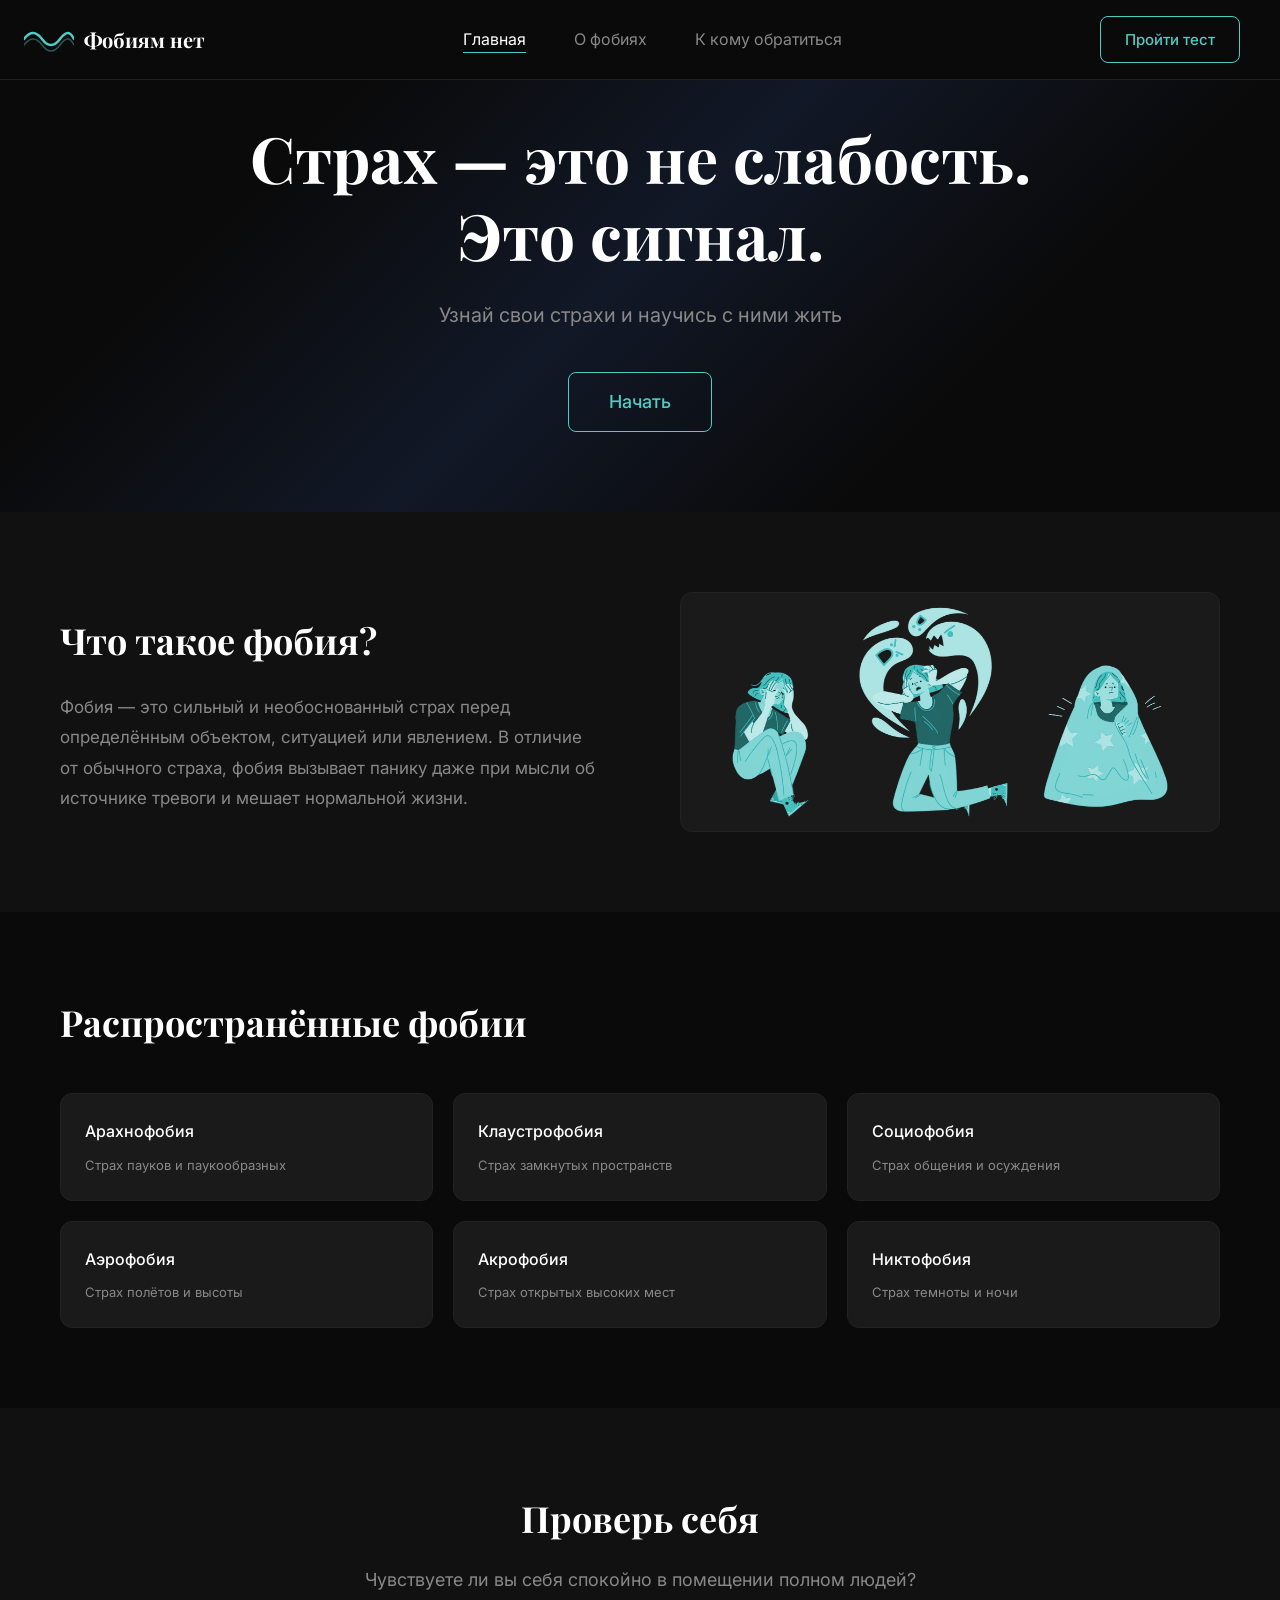
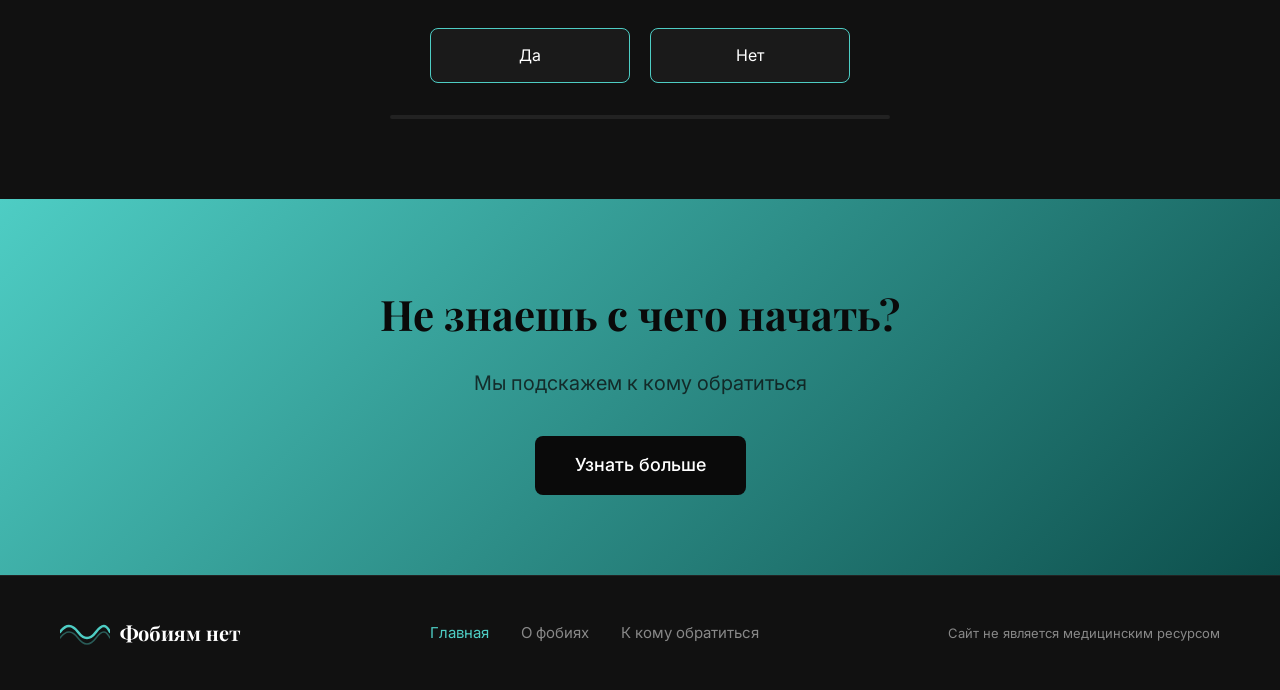
<file: index.html>
<!DOCTYPE html>
<html lang="ru">
<head>
    <meta charset="UTF-8">
    <meta name="viewport" content="width=device-width, initial-scale=1.0">

    <!-- SEO -->
    <meta name="description" content="Сайт о фобиях — узнайте о распространённых страхах, пройдите тест и узнайте к какому специалисту обратиться">
    <meta name="keywords" content="фобии, страхи, психология, тест на фобии, психолог">
    <title>Фобиям нет — Главная</title>

    <!-- Open Graph для соцсетей-->
    <meta property="og:title" content="Фобиям нет — узнай свои страхи">
    <meta property="og:description" content="Информация о распространённых фобиях, мини-тест на самодиагностику и советы к кому обратиться за помощью">
    <meta property="og:image" content="images/logo.png">
    
    <link rel="stylesheet" href="css/style.css">
</head>
<body>

    <!-- Header -->
    <header class="header">
        <div class="header__inner">

            <!-- Логотип -->
            <a href="index.html" class="logo" title="Фобиям нет — на главную">
                <svg class="logo__wave" viewBox="0 0 50 25" fill="none" xmlns="http://www.w3.org/2000/svg" aria-hidden="true">
                    <path d="M 0 12 C 6 4, 12 4, 18 12 C 24 20, 30 20, 36 12 C 42 4, 46 4, 50 12" stroke="#4ECDC4" stroke-width="2.5" stroke-linecap="round" fill="none"/>
                    <path d="M 0 12 C 6 4, 12 4, 18 12 C 24 20, 30 20, 36 12 C 42 4, 46 4, 50 12" stroke="#4ECDC4" stroke-width="1.5" stroke-linecap="round" fill="none" opacity="0.4" transform="translate(0, 6)"/>
                </svg>
                <span class="logo__text">Фобиям нет</span>
            </a>

            <!-- Навигация -->
            <nav class="nav" id="nav">
                <ul class="nav__list">
                    <li><a href="index.html" class="nav__link nav__link--active" title="Главная страница">Главная</a></li>
                    <li><a href="about.html" class="nav__link" title="О фобиях">О фобиях</a></li>
                    <li><a href="about.html#contact" class="nav__link" title="К кому обратиться">К кому обратиться</a></li>
                </ul>
            </nav>

            <!-- Кнопка -->
            <a href="#test" class="btn header__btn" title="Пройти тест на фобии">Пройти тест</a>

            <!-- Гамбургер меню -->
            <button class="hamburger" id="hamburger" aria-expanded="false">
                <span class="hamburger__line"></span>
                <span class="hamburger__line"></span>
                <span class="hamburger__line"></span>
            </button>

        </div>
    </header>

    <!-- Hero -->
    <section class="hero">
        <div class="hero__inner">
            <h1 class="hero__title">Страх — это не слабость. Это сигнал.</h1>
            <p class="hero__subtitle">Узнай свои страхи и научись с ними жить</p>
            <a href="#test" class="hero__btn" title="Начать тест">Начать</a>
        </div>
    </section>

    <!-- Что такое фобия -->
    <section class="section section--light">
        <div class="about-phobia__inner">

            <!-- Текст -->
            <div class="about-phobia__text-block">
                <h2 class="about-phobia__title">Что такое фобия?</h2>
                <p class="about-phobia__text">
                    Фобия — это сильный и необоснованный страх перед определённым объектом,
                    ситуацией или явлением. В отличие от обычного страха, фобия вызывает
                    панику даже при мысли об источнике тревоги и мешает нормальной жизни.
                </p>
            </div>

            <!-- Иллюстрация -->
            <div class="about-phobia__image">
                <img src="images/illustration.png" alt="Иллюстрация — человек с волнами тревоги">
            </div>

        </div>
    </section>

    <!-- Каталог  -->
    <section class="section section--dark" id="phobias">
        <div class="section__inner">
            <h2 class="section__title">Распространённые фобии</h2>

            <!-- Карточки -->
            <div class="cards__grid">

                <article class="card">
                    <div class="card__overlay">
                        <img src="images/spider.png" alt="Паук — символ арахнофобии">
                    </div>
                    <h3 class="card__name">Арахнофобия</h3>
                    <p class="card__desc">Страх пауков и паукообразных</p>
                </article>

                <article class="card">
                    <div class="card__overlay">
                        <img src="images/box.png" alt="Коробка — символ клаустрофобии">
                    </div>
                    <h3 class="card__name">Клаустрофобия</h3>
                    <p class="card__desc">Страх замкнутых пространств</p>
                </article>

                <article class="card">
                    <div class="card__overlay">
                        <img src="images/people.png" alt="Люди — символ социофобии">
                    </div>
                    <h3 class="card__name">Социофобия</h3>
                    <p class="card__desc">Страх общения и осуждения</p>
                </article>

                <article class="card">
                    <div class="card__overlay">
                        <img src="images/airplane.png" alt="Самолёт — символ аэрофобии">
                    </div>
                    <h3 class="card__name">Аэрофобия</h3>
                    <p class="card__desc">Страх полётов и высоты</p>
                </article>

                <article class="card">
                    <div class="card__overlay">
                        <img src="images/mountain.png" alt="Гора — символ акрофобии">
                    </div>
                    <h3 class="card__name">Акрофобия</h3>
                    <p class="card__desc">Страх открытых высоких мест</p>
                </article>

                <article class="card">
                    <div class="card__overlay">
                        <img src="images/moon.png" alt="Луна — символ никтофобии">
                    </div>
                    <h3 class="card__name">Никтофобия</h3>
                    <p class="card__desc">Страх темноты и ночи</p>
                </article>

            </div>
        </div>
    </section>

    <!-- Мини-тест -->
    <section class="test" id="test">
        <div class="test__inner">
            <h2 class="test__title">Проверь себя</h2>
            <p class="test__question" id="test-question">Чувствуете ли вы себя спокойно в помещении полном людей?</p>

            <div class="test__buttons" id="test-buttons">
                <button class="test__btn" id="btn-yes" title="Ответить Да">Да</button>
                <button class="test__btn" id="btn-no" title="Ответить Нет">Нет</button>
            </div>

            <!-- Прогресс бар -->
            <div class="test__progress">
                <div class="test__progress-fill" id="progress-fill"></div>
            </div>

            <!-- Результат -->
            <div class="test__result" id="test-result"></div>
        </div>
    </section>

    <!-- CTA блок -->
    <section class="cta">
        <h2 class="cta__title">Не знаешь с чего начать?</h2>
        <p class="cta__subtitle">Мы подскажем к кому обратиться</p>
        <a href="about.html#contact" class="cta__btn" title="Узнать больше о специалистах">Узнать больше</a>
    </section>

    <!-- Footer -->
    <footer class="footer">
        <div class="footer__inner">

            <!-- Логотип -->
            <a href="index.html" class="logo" title="Фобиям нет — на главную">
                <svg class="logo__wave" viewBox="0 0 50 25" fill="none" xmlns="http://www.w3.org/2000/svg" aria-hidden="true">
                    <path d="M 0 12 C 6 4, 12 4, 18 12 C 24 20, 30 20, 36 12 C 42 4, 46 4, 50 12" stroke="#4ECDC4" stroke-width="2.5" stroke-linecap="round" fill="none"/>
                    <path d="M 0 12 C 6 4, 12 4, 18 12 C 24 20, 30 20, 36 12 C 42 4, 46 4, 50 12" stroke="#4ECDC4" stroke-width="1.5" stroke-linecap="round" fill="none" opacity="0.4" transform="translate(0, 6)"/>
                </svg>
                <span class="logo__text">Фобиям нет</span>
            </a>

            <!-- Навигация -->
            <nav class="footer__nav">
                <a href="index.html" class="footer__link footer__link--active" title="Главная">Главная</a>
                <a href="about.html" class="footer__link" title="О фобиях">О фобиях</a>
                <a href="about.html#contact" class="footer__link" title="К кому обратиться">К кому обратиться</a>
            </nav>

            <!-- Дисклеймер -->
            <p class="footer__disclaimer">Сайт не является медицинским ресурсом</p>

        </div>
    </footer>

    <script src="js/script.js"></script>
</body>
</html>
</file>
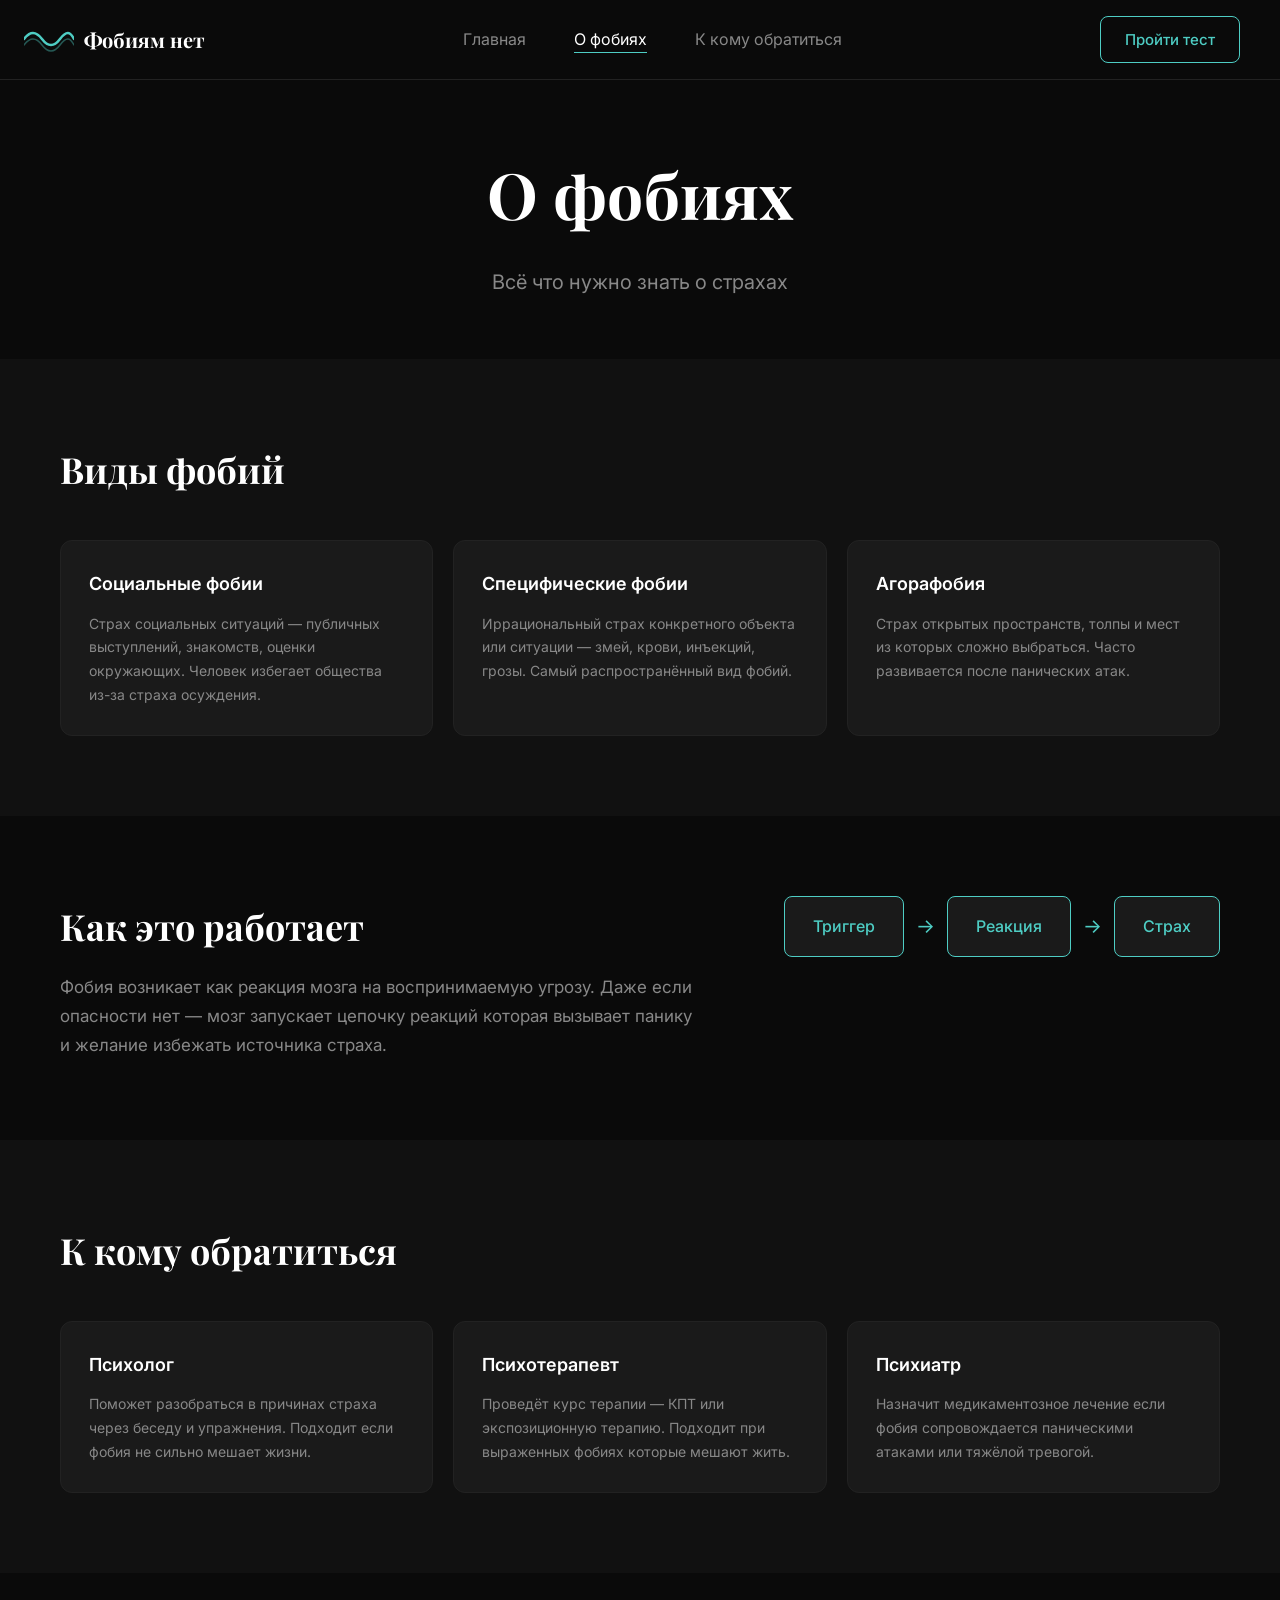
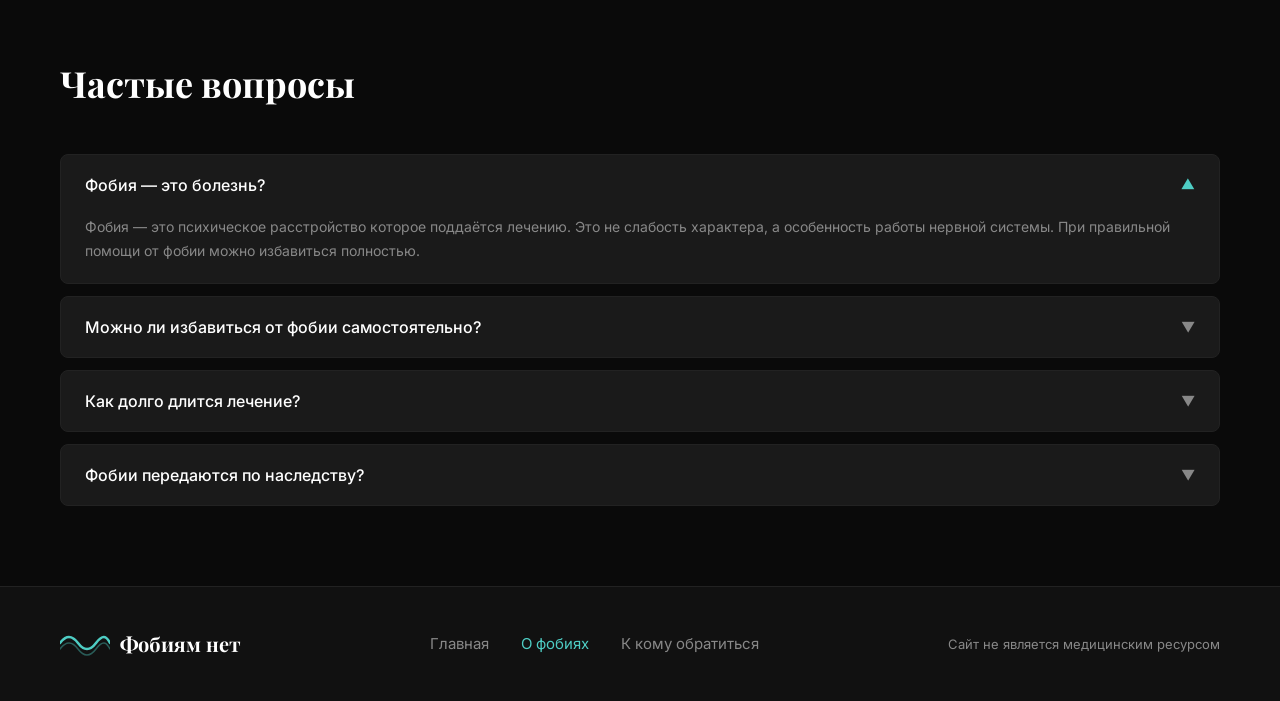
<file: about.html>
<!DOCTYPE html>
<html lang="ru">
<head>
    <meta charset="UTF-8">
    <meta name="viewport" content="width=device-width, initial-scale=1.0">

    <!-- SEO -->
    <meta name="description" content="Сайт о фобиях — узнайте о распространённых страхах, пройдите тест и узнайте к какому специалисту обратиться">
    <meta name="keywords" content="фобии, страхи, психология, тест на фобии, психолог">
    <title>Фобиям нет — О фобиях</title>

    <!-- Open Graph для соцсетей -->
    <meta property="og:title" content="О фобиях — Фобиям нет">
    <meta property="og:description" content="Информация о распространённых фобиях, мини-тест на самодиагностику и советы к кому обратиться за помощью">
    <meta property="og:image" content="images/logo.png">

    <link rel="stylesheet" href="css/style.css">
</head>
<body>

    <!-- Header -->
    <header class="header">
        <div class="header__inner">

            <!-- Логотип -->
            <a href="index.html" class="logo" title="Фобиям нет — на главную">
                <svg class="logo__wave" viewBox="0 0 50 25" fill="none" xmlns="http://www.w3.org/2000/svg" aria-hidden="true">
                    <path d="M 0 12 C 6 4, 12 4, 18 12 C 24 20, 30 20, 36 12 C 42 4, 46 4, 50 12" stroke="#4ECDC4" stroke-width="2.5" stroke-linecap="round" fill="none"/>
                    <path d="M 0 12 C 6 4, 12 4, 18 12 C 24 20, 30 20, 36 12 C 42 4, 46 4, 50 12" stroke="#4ECDC4" stroke-width="1.5" stroke-linecap="round" fill="none" opacity="0.4" transform="translate(0, 6)"/>
                </svg>
                <span class="logo__text">Фобиям нет</span>
            </a>

            <!-- Навигация -->
            <nav class="nav" id="nav">
                <ul class="nav__list">
                    <li><a href="index.html" class="nav__link" title="Главная страница">Главная</a></li>
                    <li><a href="about.html" class="nav__link nav__link--active" title="О фобиях">О фобиях</a></li>
                    <li><a href="about.html#contact" class="nav__link" title="К кому обратиться">К кому обратиться</a></li>
                </ul>
            </nav>

            <!-- Кнопка -->
            <a href="index.html#test" class="btn header__btn" title="Пройти тест на фобии">Пройти тест</a>

            <!-- Гамбургер -->
            <button class="hamburger" id="hamburger" aria-expanded="false">
                <span class="hamburger__line"></span>
                <span class="hamburger__line"></span>
                <span class="hamburger__line"></span>
            </button>

        </div>
    </header>

    <!-- Заголовок страницы -->
    <section class="page-hero">
        <h1 class="page-hero__title">О фобиях</h1>
        <p class="page-hero__subtitle">Всё что нужно знать о страхах</p>
    </section>

    <!-- Виды фобий -->
    <section class="section section--light" id="types">
        <div class="section__inner">
            <h2 class="section__title">Виды фобий</h2>

            <!-- Карточки -->
            <div class="types__grid">

                <article class="type-card">
                    <h3 class="type-card__title">Социальные фобии</h3>
                    <p class="type-card__desc">
                        Страх социальных ситуаций — публичных выступлений, знакомств,
                        оценки окружающих. Человек избегает общества из-за страха осуждения.
                    </p>
                </article>

                <article class="type-card">
                    <h3 class="type-card__title">Специфические фобии</h3>
                    <p class="type-card__desc">
                        Иррациональный страх конкретного объекта или ситуации — змей,
                        крови, инъекций, грозы. Самый распространённый вид фобий.
                    </p>
                </article>

                <article class="type-card">
                    <h3 class="type-card__title">Агорафобия</h3>
                    <p class="type-card__desc">
                        Страх открытых пространств, толпы и мест из которых сложно
                        выбраться. Часто развивается после панических атак.
                    </p>
                </article>

            </div>
        </div>
    </section>

    <!-- Как это работает -->
    <section class="section section--dark" id="how">
        <div class="how__inner">

            <!-- Текст -->
            <div class="how__text-block">
                <h2 class="how__title">Как это работает</h2>
                <p class="how__desc">
                    Фобия возникает как реакция мозга на воспринимаемую угрозу.
                    Даже если опасности нет — мозг запускает цепочку реакций
                    которая вызывает панику и желание избежать источника страха.
                </p>
            </div>

            <!-- Схема -->
            <div class="how__scheme">
                <div class="how__step">Триггер</div>
                <span class="how__arrow">→</span>
                <div class="how__step">Реакция</div>
                <span class="how__arrow">→</span>
                <div class="how__step">Страх</div>
            </div>

        </div>
    </section>

    <!-- К кому обратиться -->
    <section class="section section--light" id="contact">
        <div class="section__inner">
            <h2 class="section__title">К кому обратиться</h2>

            <!-- Карточки -->
            <div class="contact__grid">
                <article class="contact-card">
                    <h3 class="contact-card__title">Психолог</h3>
                    <p class="contact-card__desc">
                        Поможет разобраться в причинах страха через беседу и упражнения.
                        Подходит если фобия не сильно мешает жизни.
                    </p>
                </article>

                <article class="contact-card">
                    <h3 class="contact-card__title">Психотерапевт</h3>
                    <p class="contact-card__desc">
                        Проведёт курс терапии — КПТ или экспозиционную терапию.
                        Подходит при выраженных фобиях которые мешают жить.
                    </p>
                </article>

                <article class="contact-card">
                    <h3 class="contact-card__title">Психиатр</h3>
                    <p class="contact-card__desc">
                        Назначит медикаментозное лечение если фобия сопровождается
                        паническими атаками или тяжёлой тревогой.
                    </p>
                </article>

            </div>
        </div>
    </section>

    <!-- FAQ -->
    <section class="section section--dark" id="faq">
        <div class="section__inner">
            <h2 class="section__title">Частые вопросы</h2>

            <!-- Вопросы -->
            <ul class="faq__list">

                <!-- раскрытый -->
                <li class="faq__item faq__item--open">
                    <button class="faq__question" aria-expanded="true" title="Фобия — это болезнь?">
                        Фобия — это болезнь?
                        <span class="faq__arrow">▼</span>
                    </button>
                    <div class="faq__answer">
                        <p class="faq__answer-text">
                            Фобия — это психическое расстройство которое поддаётся лечению.
                            Это не слабость характера, а особенность работы нервной системы.
                            При правильной помощи от фобии можно избавиться полностью.
                        </p>
                    </div>
                </li>

                <li class="faq__item">
                    <button class="faq__question" aria-expanded="false" title="Можно ли избавиться от фобии самостоятельно?">
                        Можно ли избавиться от фобии самостоятельно?
                        <span class="faq__arrow">▼</span>
                    </button>
                    <div class="faq__answer">
                        <p class="faq__answer-text">
                            В лёгких случаях — да. Дыхательные техники и постепенное
                            столкновение со страхом помогают. Но при сильных фобиях
                            лучше обратиться к специалисту.
                        </p>
                    </div>
                </li>

                <li class="faq__item">
                    <button class="faq__question" aria-expanded="false" title="Как долго длится лечение?">
                        Как долго длится лечение?
                        <span class="faq__arrow">▼</span>
                    </button>
                    <div class="faq__answer">
                        <p class="faq__answer-text">
                            Зависит от вида и степени фобии. Короткий курс КПТ
                            занимает от 8 до 15 сессий. Некоторые фобии проходят
                            за несколько недель интенсивной работы.
                        </p>
                    </div>
                </li>

                <li class="faq__item">
                    <button class="faq__question" aria-expanded="false" title="Фобии передаются по наследству?">
                        Фобии передаются по наследству?
                        <span class="faq__arrow">▼</span>
                    </button>
                    <div class="faq__answer">
                        <p class="faq__answer-text">
                            Генетическая предрасположенность к тревожности существует,
                            но конкретная фобия не наследуется напрямую. Большую роль
                            играют опыт и окружение в детстве.
                        </p>
                    </div>
                </li>

            </ul>
        </div>
    </section>

    <!-- Footer -->
    <footer class="footer">
        <div class="footer__inner">

            <!-- Логотип -->
            <a href="index.html" class="logo" title="Фобиям нет — на главную">
                <svg class="logo__wave" viewBox="0 0 50 25" fill="none" xmlns="http://www.w3.org/2000/svg" aria-hidden="true">
                    <path d="M 0 12 C 6 4, 12 4, 18 12 C 24 20, 30 20, 36 12 C 42 4, 46 4, 50 12" stroke="#4ECDC4" stroke-width="2.5" stroke-linecap="round" fill="none"/>
                    <path d="M 0 12 C 6 4, 12 4, 18 12 C 24 20, 30 20, 36 12 C 42 4, 46 4, 50 12" stroke="#4ECDC4" stroke-width="1.5" stroke-linecap="round" fill="none" opacity="0.4" transform="translate(0, 6)"/>
                </svg>
                <span class="logo__text">Фобиям нет</span>
            </a>

            <!-- Навигация -->
            <nav class="footer__nav">
                <a href="index.html" class="footer__link" title="Главная">Главная</a>
                <a href="about.html" class="footer__link footer__link--active" title="О фобиях">О фобиях</a>
                <a href="about.html#contact" class="footer__link" title="К кому обратиться">К кому обратиться</a>
            </nav>

            <!-- Дисклеймер -->
            <p class="footer__disclaimer">Сайт не является медицинским ресурсом</p>

        </div>
    </footer>

    <script src="js/script.js"></script>
</body>
</html>
</file>
<file: css/style.css>
/* --- Импорт шрифтов --- */
@import url('https://fonts.googleapis.com/css2?family=Playfair+Display:wght@400;700&family=Inter:wght@400;500;600&display=swap');

/* --- Сброс стилей --- */
*, *::before, *::after {
    margin: 0;
    padding: 0;
    box-sizing: border-box;
}

html {
    scroll-behavior: smooth;
}

body {
    background-color: #0A0A0A;
    color: #FFFFFF;
    font-family: 'Inter', sans-serif;
    font-size: 16px;
    line-height: 1.7;
    overflow-x: hidden;
}

img {
    max-width: 100%;
    height: auto;
    display: block;
}

a {
    text-decoration: none;
    color: inherit;
    transition: color 0.3s ease;
}

ul {
    list-style: none;
}

/* Header */
.header {
    position: fixed;
    top: 0;
    left: 0;
    width: 100%;
    height: 80px;
    background-color: #0A0A0A;
    border-bottom: 1px solid #222222;
    z-index: 1000;
    display: flex;
    align-items: center;
}

.header__inner {
    max-width: 1800px;
    width: 100%;
    margin: 0 auto;
    padding: 0 40px 0 24px;
    display: flex;
    align-items: center;
    justify-content: space-between;
}

/* Логотип */
.logo {
    display: flex;
    align-items: center;
    gap: 10px;
    flex-shrink: 0;
}

.logo__wave {
    width: 50px;
    height: 25px;
}

.logo__text {
    font-family: 'Playfair Display', serif;
    font-size: 20px;
    font-weight: 700;
    color: #FFFFFF;
    white-space: nowrap;
}

/* Навигация */
.nav__list {
    display: flex;
    align-items: center;
    gap: 48px;
}

.nav__link {
    font-family: 'Inter', sans-serif;
    font-size: 16px;
    color: #888888;
    transition: color 0.3s ease;
    position: relative;
}

.nav__link:hover {
    color: #FFFFFF;
}

.nav__link:hover::after {
    width: 100%;
}

.nav__link::after {
    content: '';
    position: absolute;
    bottom: -4px;
    left: 0;
    width: 0;
    height: 1px;
    background-color: #4ECDC4;
    transition: width 0.3s ease;
}

.nav__link--active {
    color: #FFFFFF;
}

.nav__link--active::after {
    width: 100%;
}

/* Кнопка в хедере */
.btn {
    display: inline-flex;
    align-items: center;
    justify-content: center;
    padding: 10px 24px;
    border-radius: 8px;
    font-family: 'Inter', sans-serif;
    font-size: 15px;
    font-weight: 500;
    cursor: pointer;
    transition: all 0.3s ease;
    border: 1px solid #4ECDC4;
    background: transparent;
    color: #4ECDC4;
}

.btn:hover {
    background-color: #4ECDC4;
    color: #0A0A0A;
}

.btn--dark {
    background-color: #0A0A0A;
    color: #FFFFFF;
    border-color: #0A0A0A;
}

.btn--dark:hover {
    background-color: #FFFFFF;
    color: #0A0A0A;
    border-color: #FFFFFF;
}

.btn--large {
    padding: 14px 36px;
    font-size: 18px;
}

/* Гамбургер */
.hamburger {
    display: none;
    flex-direction: column;
    gap: 5px;
    cursor: pointer;
    background: none;
    border: none;
    padding: 4px;
}

.hamburger__line {
    width: 24px;
    height: 2px;
    background-color: #FFFFFF;
    border-radius: 1px;
    transition: all 0.3s ease;
}

/* Hero */
.hero {
    display: flex;
    align-items: center;
    justify-content: center;
    text-align: center;
    padding: 120px 60px 80px;
    background: linear-gradient(135deg, #0A0A0A 25%, #111827 50%, #0A0A0A 75%);
}

.hero__inner {
    max-width: 900px;
    width: 100%;
    margin: 0 auto;
}

.hero__title {
    font-family: 'Playfair Display', serif;
    font-size: 64px;
    font-weight: 700;
    color: #FFFFFF;
    line-height: 1.2;
    margin-bottom: 24px;
}

.hero__subtitle {
    font-family: 'Inter', sans-serif;
    font-size: 20px;
    font-weight: 400;
    color: #888888;
    margin-bottom: 40px;
}

.hero__btn {
    display: inline-flex;
    align-items: center;
    justify-content: center;
    padding: 14px 40px;
    border-radius: 8px;
    font-size: 18px;
    font-weight: 500;
    border: 1px solid #4ECDC4;
    background: transparent;
    color: #4ECDC4;
    cursor: pointer;
    transition: all 0.3s ease;
    font-family: 'Inter', sans-serif;
}

.hero__btn:hover {
    background-color: #4ECDC4;
    color: #0A0A0A;
}

/* Секции — общие стили*/
.section {
    padding: 80px 60px;
}

.section--dark {
    background-color: #0A0A0A;
}

.section--light {
    background-color: #111111;
}

.section__inner {
    max-width: 1800px;
    margin: 0 auto;
}

.section__title {
    font-family: 'Playfair Display', serif;
    font-size: 36px;
    font-weight: 700;
    color: #FFFFFF;
    margin-bottom: 40px;
}

/* Блок — что такое фобия */
.about-phobia__inner {
    max-width: 1800px;
    margin: 0 auto;
    display: grid;
    grid-template-columns: 1fr 1fr;
    align-items: center;
    gap: 80px;
}

.about-phobia__title {
    font-family: 'Playfair Display', serif;
    font-size: 36px;
    font-weight: 700;
    color: #FFFFFF;
    margin-bottom: 20px;
}

.about-phobia__text {
    font-size: 17px;
    color: #888888;
    line-height: 1.8;
}

/* Место для иллюстрации */
.about-phobia__image {
    width: 100%;
    height: 240px;
    background-color: #1A1A1A;
    border-radius: 12px;
    border: 1px solid #222222;
    display: flex;
    align-items: center;
    justify-content: center;
    overflow: hidden;
}

.about-phobia__image img {
    width: 100%;
    height: 100%;
    object-fit: contain;
}

/* Карточки фобий */
.cards__grid {
    display: grid;
    grid-template-columns: repeat(3, 1fr);
    gap: 20px;
}

.card {
    background-color: #1A1A1A;
    border: 1px solid #222222;
    border-radius: 12px;
    padding: 24px;
    cursor: pointer;
    transition: all 0.3s ease;
    position: relative;
    overflow: hidden;
}

.card:hover {
    border-color: #4ECDC4;
    background-color: #222222;
}

/* Картинка поверх при hover */
.card__overlay {
    position: absolute;
    inset: 0;
    background-color: rgba(26, 26, 26, 0.95);
    border-radius: 12px;
    display: flex;
    align-items: center;
    justify-content: center;
    opacity: 0;
    transition: opacity 0.3s ease;
}

.card:hover .card__overlay {
    opacity: 1;
}

.card__overlay img {
    width: 80px;
    height: 80px;
    object-fit: contain;
    filter: brightness(0) saturate(100%) invert(73%) sepia(55%) saturate(400%) hue-rotate(130deg);
}

/* Текст карточки */
.card__name {
    font-size: 16px;
    font-weight: 500;
    color: #FFFFFF;
    margin-bottom: 8px;
}

.card__desc {
    font-size: 13px;
    color: #888888;
}

/* Мини-тест */
.test {
    padding: 80px 60px;
    background-color: #111111;
    text-align: center;
}

.test__inner {
    max-width: 700px;
    margin: 0 auto;
}

.test__title {
    font-family: 'Playfair Display', serif;
    font-size: 36px;
    font-weight: 700;
    color: #FFFFFF;
    margin-bottom: 16px;
}

.test__question {
    font-size: 18px;
    color: #888888;
    margin-bottom: 32px;
    min-height: 28px;
}

.test__buttons {
    display: flex;
    justify-content: center;
    gap: 20px;
    margin-bottom: 32px;
}

.test__btn {
    width: 200px;
    height: 55px;
    background-color: #1A1A1A;
    border: 1px solid #4ECDC4;
    border-radius: 8px;
    color: #FFFFFF;
    font-size: 16px;
    font-family: 'Inter', sans-serif;
    cursor: pointer;
    transition: all 0.3s ease;
}

.test__btn:hover {
    background-color: #4ECDC4;
    color: #0A0A0A;
}

/* Прогресс бар */
.test__progress {
    width: 100%;
    max-width: 500px;
    margin: 0 auto;
    height: 4px;
    background-color: #222222;
    border-radius: 2px;
    overflow: hidden;
}

.test__progress-fill {
    height: 100%;
    background-color: #4ECDC4;
    border-radius: 2px;
    transition: width 0.4s ease;
    width: 0%;
}

/* Результат теста */
.test__result {
    display: none;
    margin-top: 24px;
    padding: 20px;
    background-color: #1A1A1A;
    border: 1px solid #4ECDC4;
    border-radius: 12px;
    color: #FFFFFF;
    font-size: 16px;
}

/* CTA блок */
.cta {
    padding: 80px 60px;
    background: linear-gradient(135deg, #4ECDC4 0%, #0D4F4C 100%);
    text-align: center;
}

.cta__title {
    font-family: 'Playfair Display', serif;
    font-size: 42px;
    font-weight: 700;
    color: #0A0A0A;
    margin-bottom: 16px;
}

.cta__subtitle {
    font-size: 20px;
    color: #0A0A0A;
    opacity: 0.75;
    margin-bottom: 36px;
}

.cta__btn {
    display: inline-flex;
    align-items: center;
    justify-content: center;
    padding: 14px 40px;
    background-color: #0A0A0A;
    color: #FFFFFF;
    border: none;
    border-radius: 8px;
    font-size: 18px;
    font-family: 'Inter', sans-serif;
    font-weight: 500;
    cursor: pointer;
    transition: all 0.3s ease;
    text-decoration: none;
}

.cta__btn:hover {
    background-color: #FFFFFF;
    color: #0A0A0A;
}

/* Footer */
.footer {
    background-color: #111111;
    border-top: 1px solid #222222;
    padding: 40px 60px;
}

.footer__inner {
    max-width: 1800px;
    margin: 0 auto;
    display: flex;
    align-items: center;
    justify-content: space-between;
    flex-wrap: wrap;
    gap: 20px;
}

.footer__nav {
    display: flex;
    gap: 32px;
}

.footer__link {
    font-size: 15px;
    color: #888888;
    transition: color 0.3s ease;
}

.footer__link:hover {
    color: #FFFFFF;
}

.footer__link--active {
    color: #4ECDC4;
}

.footer__disclaimer {
    font-size: 13px;
    color: #888888;
}

/* СТРАНИЦА О ФОБИЯХ */

/* Заголовок страницы */
.page-hero {
    padding: 140px 60px 60px;
    text-align: center;
    background-color: #0A0A0A;
}

.page-hero__title {
    font-family: 'Playfair Display', serif;
    font-size: 64px;
    font-weight: 700;
    color: #FFFFFF;
    margin-bottom: 16px;
}

.page-hero__subtitle {
    font-size: 20px;
    color: #888888;
}

/* Виды фобий */
.types__grid {
    display: grid;
    grid-template-columns: repeat(3, 1fr);
    gap: 20px;
    margin-top: 40px;
}

.type-card {
    background-color: #1A1A1A;
    border: 1px solid #222222;
    border-radius: 12px;
    padding: 28px;
    transition: all 0.3s ease;
}

.type-card:hover {
    border-color: #4ECDC4;
    background-color: #222222;
}

.type-card__title {
    font-size: 18px;
    font-weight: 600;
    color: #FFFFFF;
    margin-bottom: 12px;
}

.type-card__desc {
    font-size: 14px;
    color: #888888;
    line-height: 1.7;
}

/* Как это работает */
.how__inner {
    max-width: 1800px;
    margin: 0 auto;
    display: flex;
    align-items: flex-start;
    gap: 80px;
}

.how__text-block {
    flex: 1;
}

.how__title {
    font-family: 'Playfair Display', serif;
    font-size: 36px;
    font-weight: 700;
    color: #FFFFFF;
    margin-bottom: 16px;
}

.how__desc {
    font-size: 17px;
    color: #888888;
}

.how__scheme {
    display: flex;
    align-items: center;
    gap: 12px;
    flex-shrink: 0;
}

.how__step {
    background-color: #1A1A1A;
    border: 1px solid #4ECDC4;
    border-radius: 8px;
    padding: 16px 28px;
    color: #4ECDC4;
    font-size: 16px;
    font-weight: 500;
    text-align: center;
    transition: all 0.3s ease;
}

.how__step:hover {
    background-color: #4ECDC4;
    color: #0A0A0A;
}

.how__arrow {
    color: #4ECDC4;
    font-size: 20px;
}

/* К кому обратиться */
.contact__grid {
    display: grid;
    grid-template-columns: repeat(3, 1fr);
    gap: 20px;
    margin-top: 40px;
}

.contact-card {
    background-color: #1A1A1A;
    border: 1px solid #222222;
    border-radius: 12px;
    padding: 28px;
    transition: all 0.3s ease;
}

.contact-card:hover {
    border-color: #4ECDC4;
    background-color: #222222;
}

.contact-card__title {
    font-size: 18px;
    font-weight: 600;
    color: #FFFFFF;
    margin-bottom: 12px;
}

.contact-card__desc {
    font-size: 14px;
    color: #888888;
    line-height: 1.7;
}

/* FAQ */
.faq__list {
    display: flex;
    flex-direction: column;
    gap: 12px;
    margin-top: 40px;
}

.faq__item {
    background-color: #1A1A1A;
    border: 1px solid #222222;
    border-radius: 8px;
    overflow: hidden;
    transition: border-color 0.3s ease;
}

.faq__item:hover {
    border-color: #222222;
    background-color: #222222;
}

.faq__question {
    width: 100%;
    display: flex;
    align-items: center;
    justify-content: space-between;
    padding: 20px 24px;
    background: none;
    border: none;
    cursor: pointer;
    text-align: left;
    color: #FFFFFF;
    font-size: 16px;
    font-family: 'Inter', sans-serif;
    font-weight: 500;
}

.faq__arrow {
    color: #888888;
    font-size: 14px;
    transition: transform 0.3s ease;
    flex-shrink: 0;
}

.faq__item--open .faq__arrow {
    transform: rotate(180deg);
    color: #4ECDC4;
}

.faq__answer {
    max-height: 0;
    overflow: hidden;
    transition: max-height 0.3s ease;
}

.faq__item--open .faq__answer {
    max-height: 200px;
}

.faq__answer-text {
    padding: 0 24px 20px;
    font-size: 14px;
    color: #888888;
    line-height: 1.7;
}

/* Адаптивность — планшет (768px) */
@media (max-width: 768px) {
    /* Header */
    .header__inner {
        padding: 0 24px;
    }

    .nav {
        display: none;
        position: fixed;
        top: 80px;
        left: 0;
        width: 100%;
        background-color: #111111;
        border-bottom: 1px solid #222222;
        padding: 24px;
        z-index: 999;
    }

    .nav--open {
        display: block;
    }

    .nav__list {
        flex-direction: column;
        align-items: flex-start;
        gap: 20px;
    }

    .hamburger {
        display: flex;
    }

    .header__btn {
        display: none;
    }

    /* Hero */
    .hero {
        padding: 120px 24px 60px;
    }

    .hero__title {
        font-size: 40px;
    }

    .hero__subtitle {
        font-size: 16px;
    }

    /* Секции */
    .section {
        padding: 60px 24px;
    }

    .section__title {
        font-size: 28px;
    }

    /* Что такое фобия */
    .about-phobia__inner {
        grid-template-columns: 1fr;
        gap: 40px;
    }

    /* Карточки фобий */
    .cards__grid {
        grid-template-columns: repeat(2, 1fr);
    }

    /* Тест */
    .test {
        padding: 60px 24px;
    }

    .test__title {
        font-size: 28px;
    }

    /* CTA */
    .cta {
        padding: 60px 24px;
    }

    .cta__title {
        font-size: 32px;
    }

    /* Footer */
    .footer {
        padding: 40px 24px;
    }

    .footer__inner {
        flex-direction: column;
        align-items: flex-start;
        gap: 24px;
    }

    .footer__nav {
        flex-wrap: wrap;
        gap: 16px;
    }

    /* О фобиях */
    .page-hero {
        padding: 120px 24px 40px;
    }

    .page-hero__title {
        font-size: 40px;
    }

    .types__grid {
        grid-template-columns: 1fr;
    }

    .how__inner {
        flex-direction: column;
        gap: 40px;
    }

    .how__scheme {
        flex-wrap: wrap;
    }

    .contact__grid {
        grid-template-columns: 1fr;
    }
}

/* Адаптивность — телефон (320px) */
@media (max-width: 320px) {
    /* Header */
    .logo__text {
        font-size: 16px;
    }

    .logo__wave {
        width: 36px;
        height: 18px;
    }

    /* Hero */
    .hero {
        padding: 100px 16px 60px;
    }

    .hero__title {
        font-size: 28px;
    }

    .hero__subtitle {
        font-size: 14px;
    }

    .hero__btn {
        padding: 12px 28px;
        font-size: 15px;
    }

    /* Секции */
    .section {
        padding: 48px 16px;
    }

    .section__title {
        font-size: 22px;
        margin-bottom: 24px;
    }

    /* Карточки */
    .cards__grid {
        grid-template-columns: 1fr;
    }

    .card {
        padding: 16px;
    }

    /* Тест */
    .test {
        padding: 48px 16px;
    }

    .test__title {
        font-size: 22px;
    }

    .test__question {
        font-size: 15px;
    }

    .test__buttons {
        gap: 12px;
    }

    .test__btn {
        width: 140px;
        height: 48px;
        font-size: 15px;
    }

    /* CTA */
    .cta {
        padding: 48px 16px;
    }

    .cta__title {
        font-size: 24px;
    }

    .cta__subtitle {
        font-size: 15px;
    }

    /* Footer */
    .footer {
        padding: 32px 16px;
    }

    .footer__nav {
        flex-direction: column;
        gap: 12px;
    }

    /* О фобиях */
    .page-hero {
        padding: 100px 16px 40px;
    }

    .page-hero__title {
        font-size: 32px;
    }

    .how__scheme {
        flex-direction: column;
        align-items: flex-start;
    }

    .how__arrow {
        transform: rotate(90deg);
    }
}
</file>
